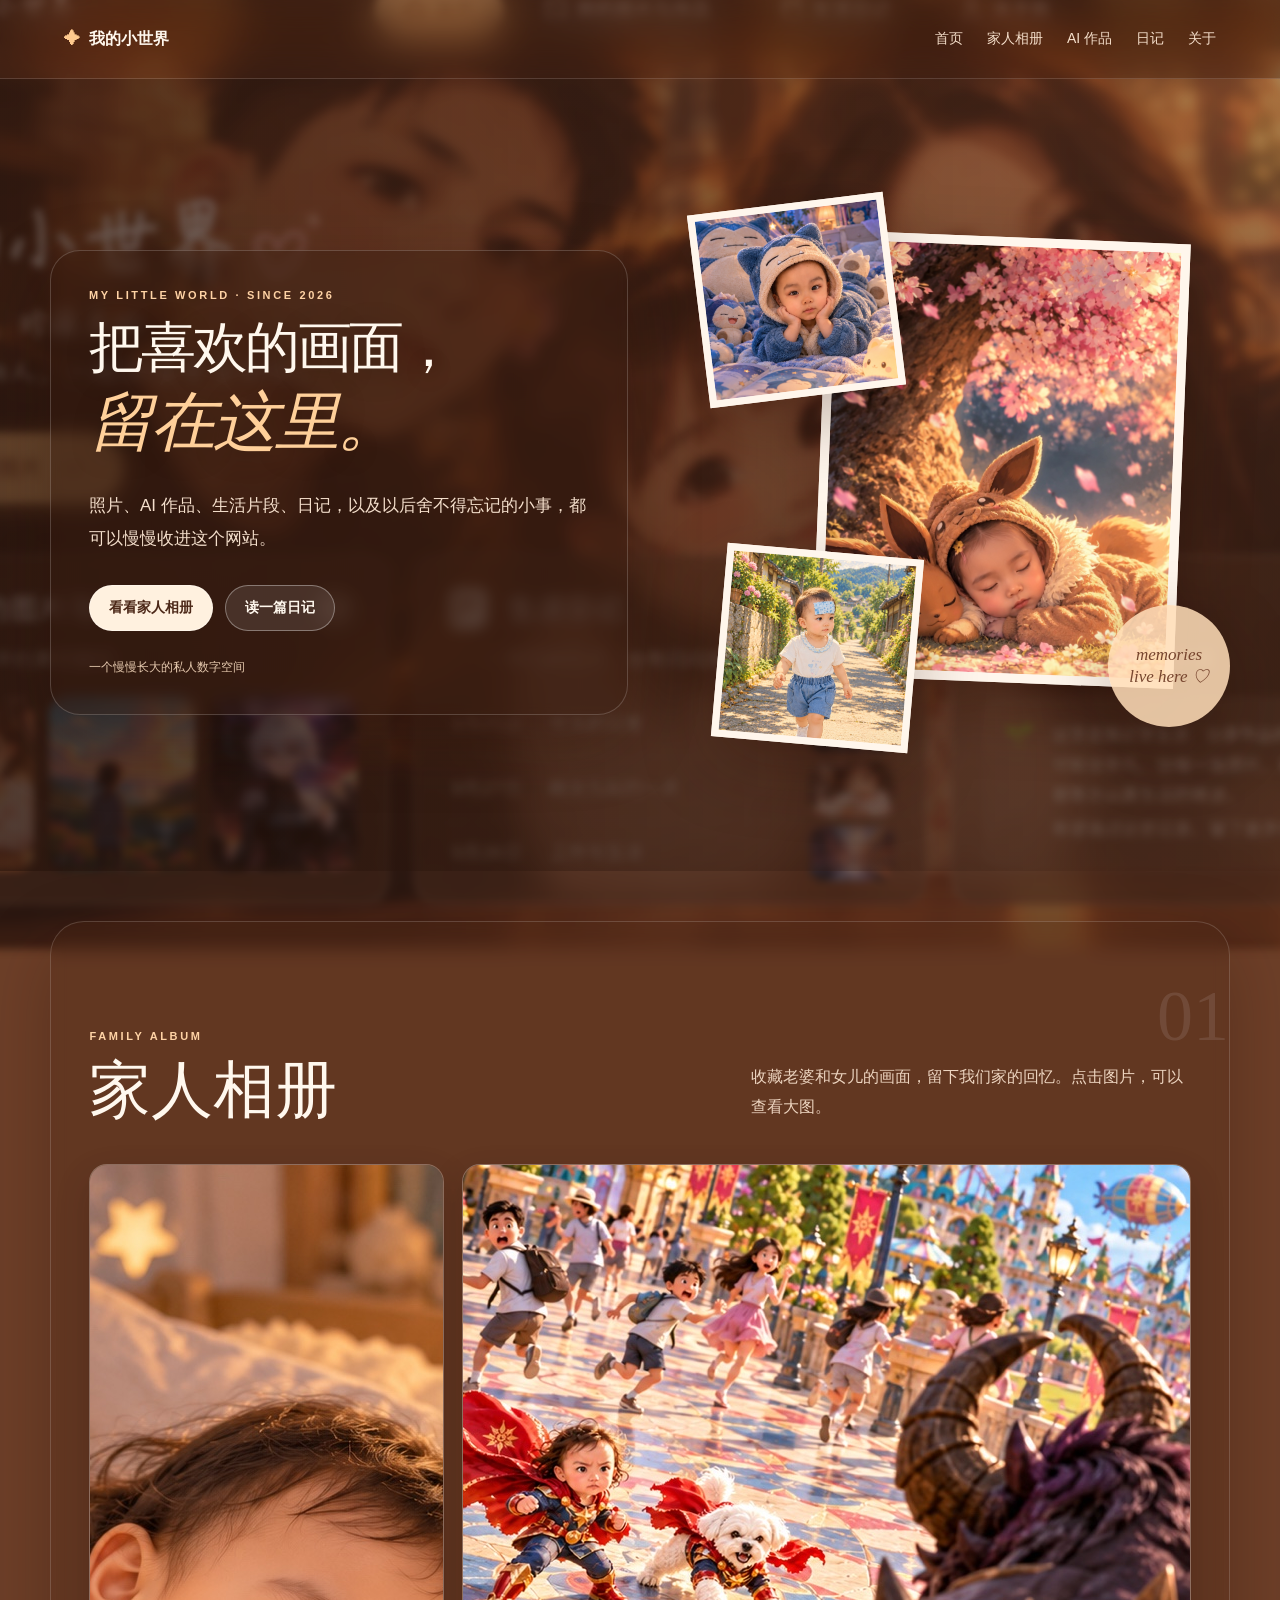
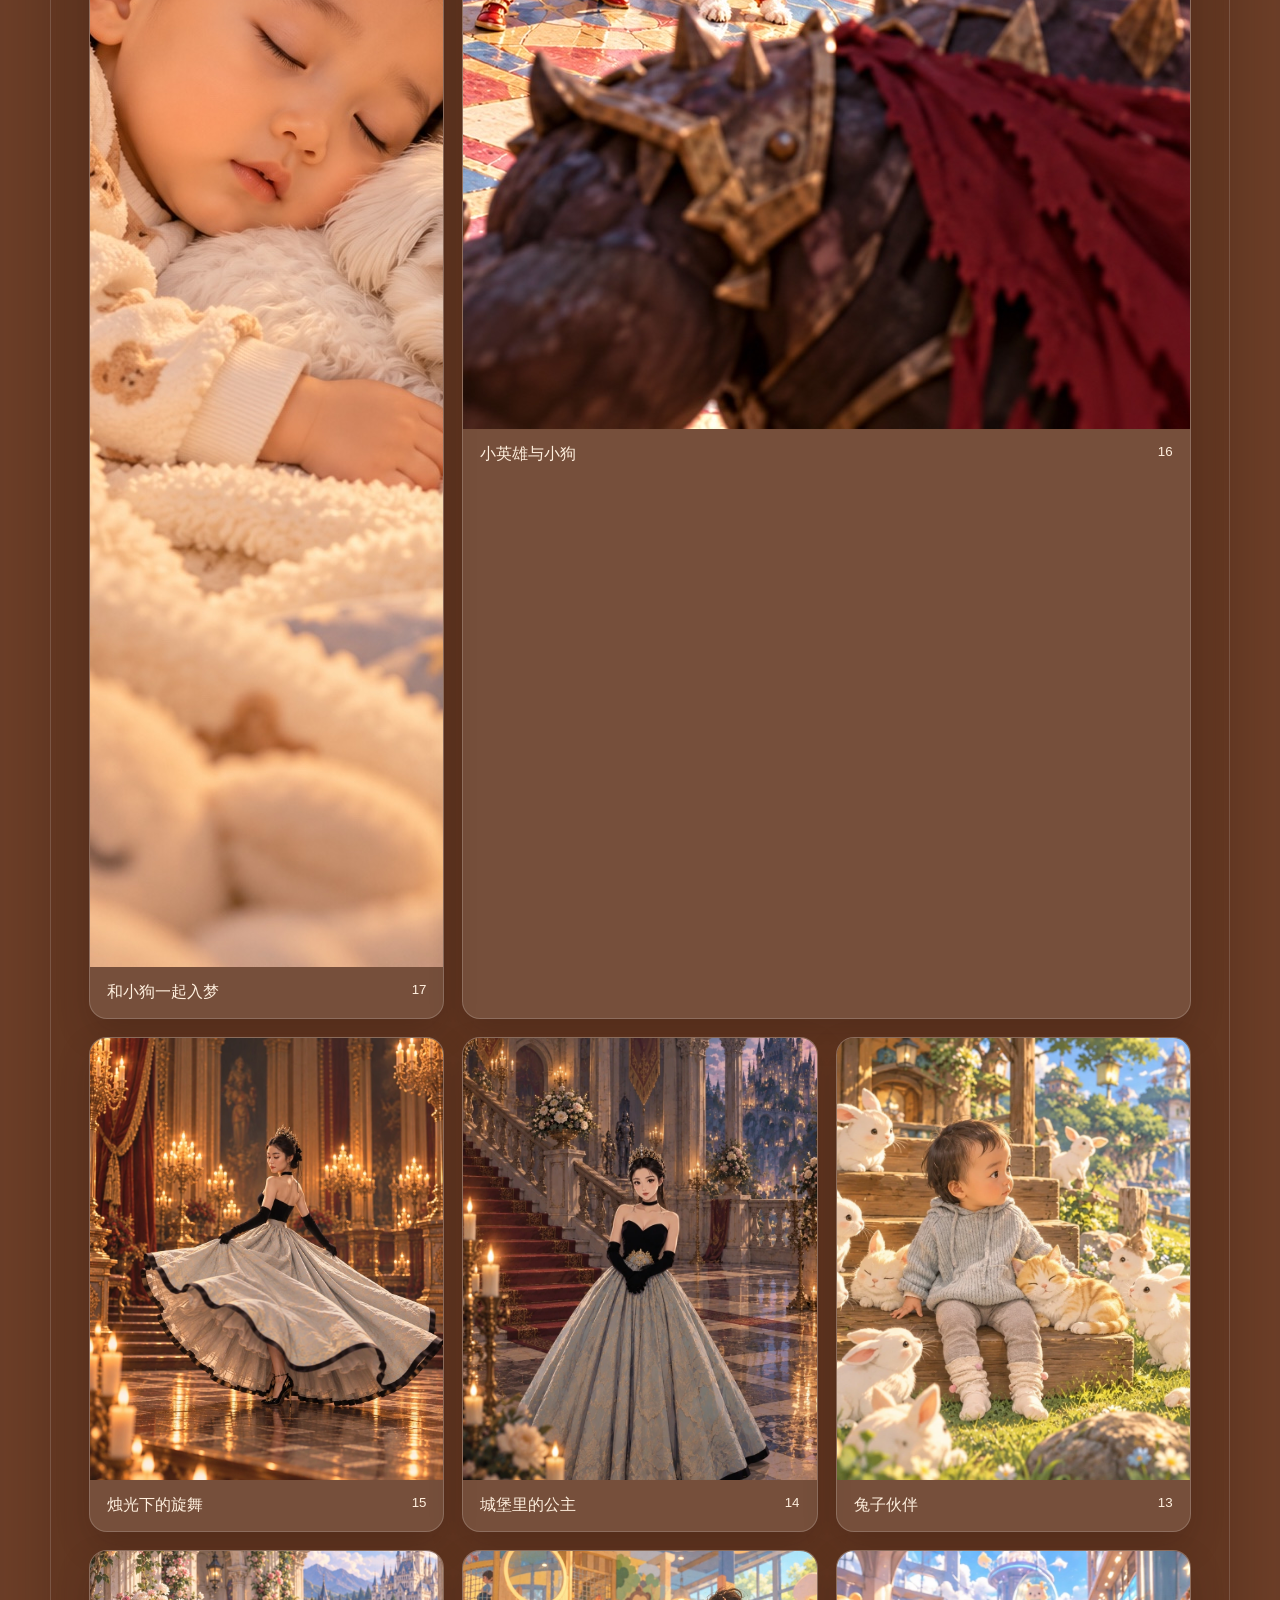
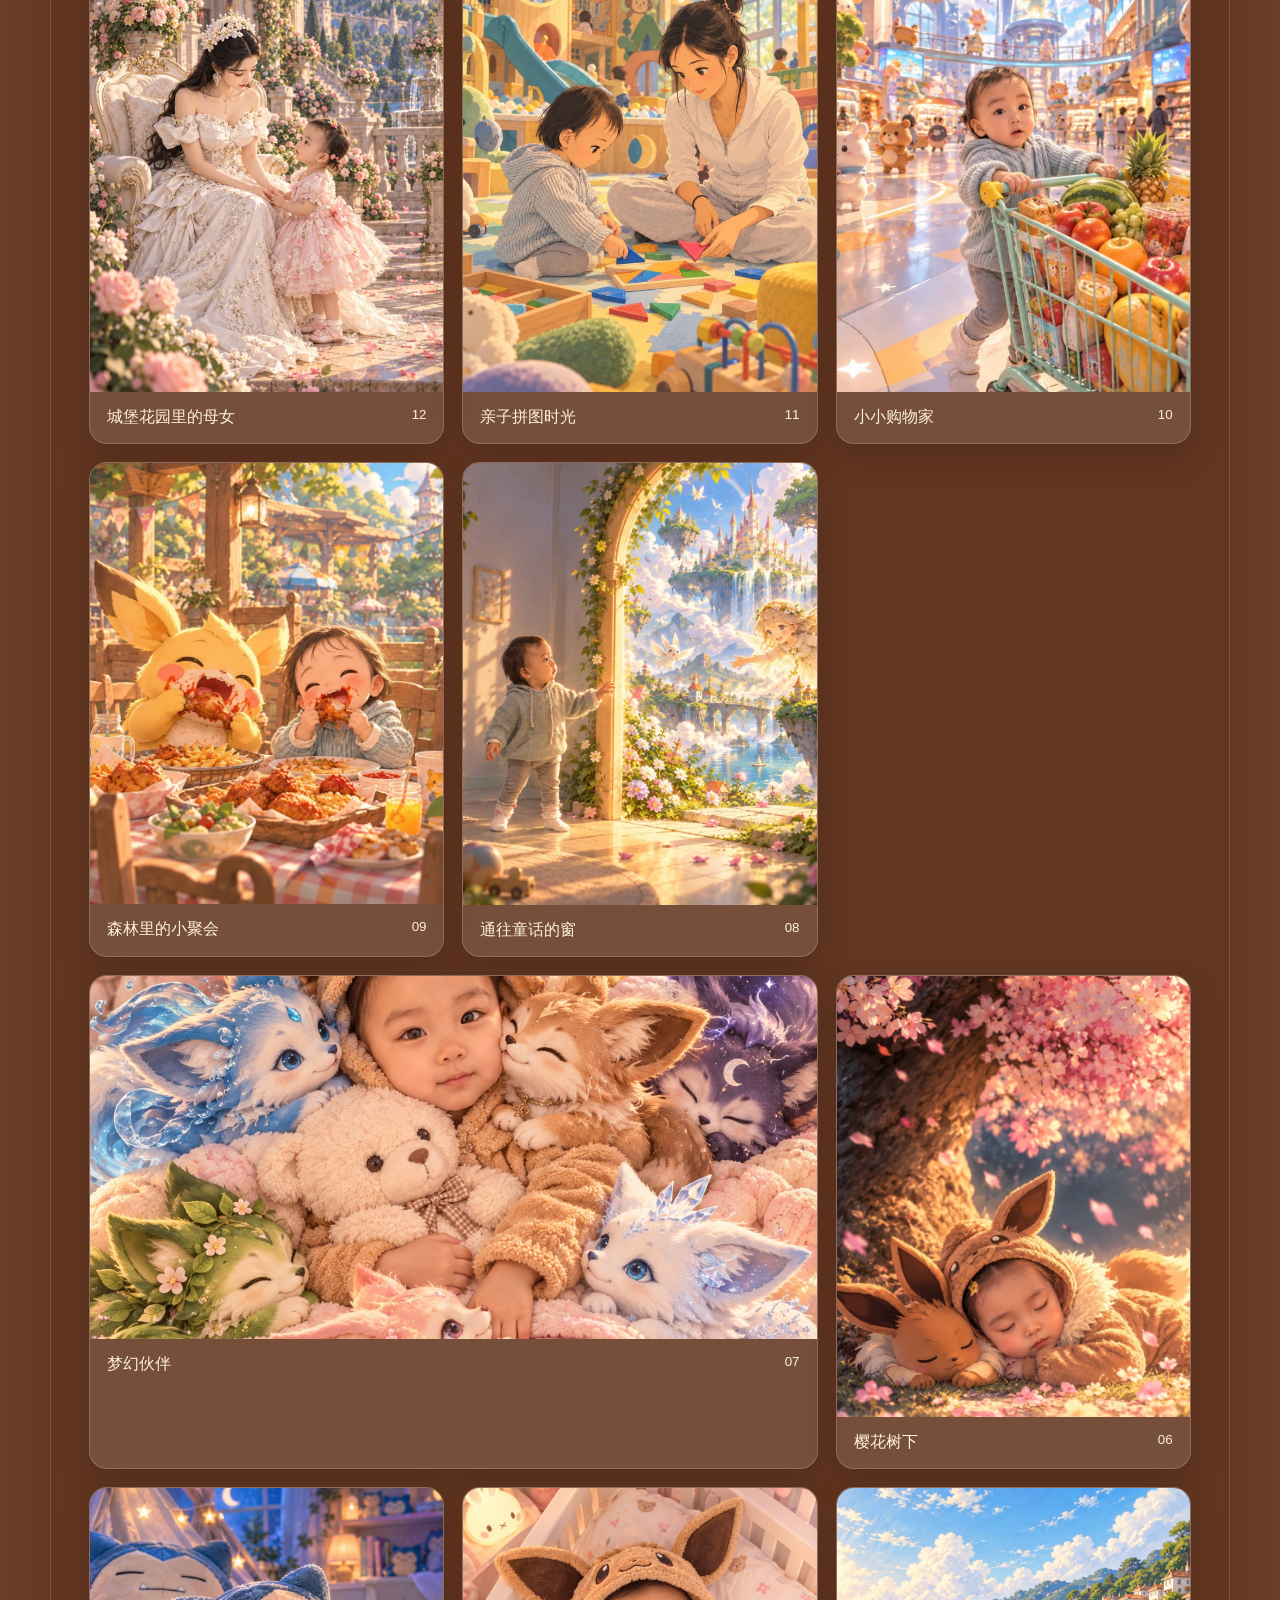
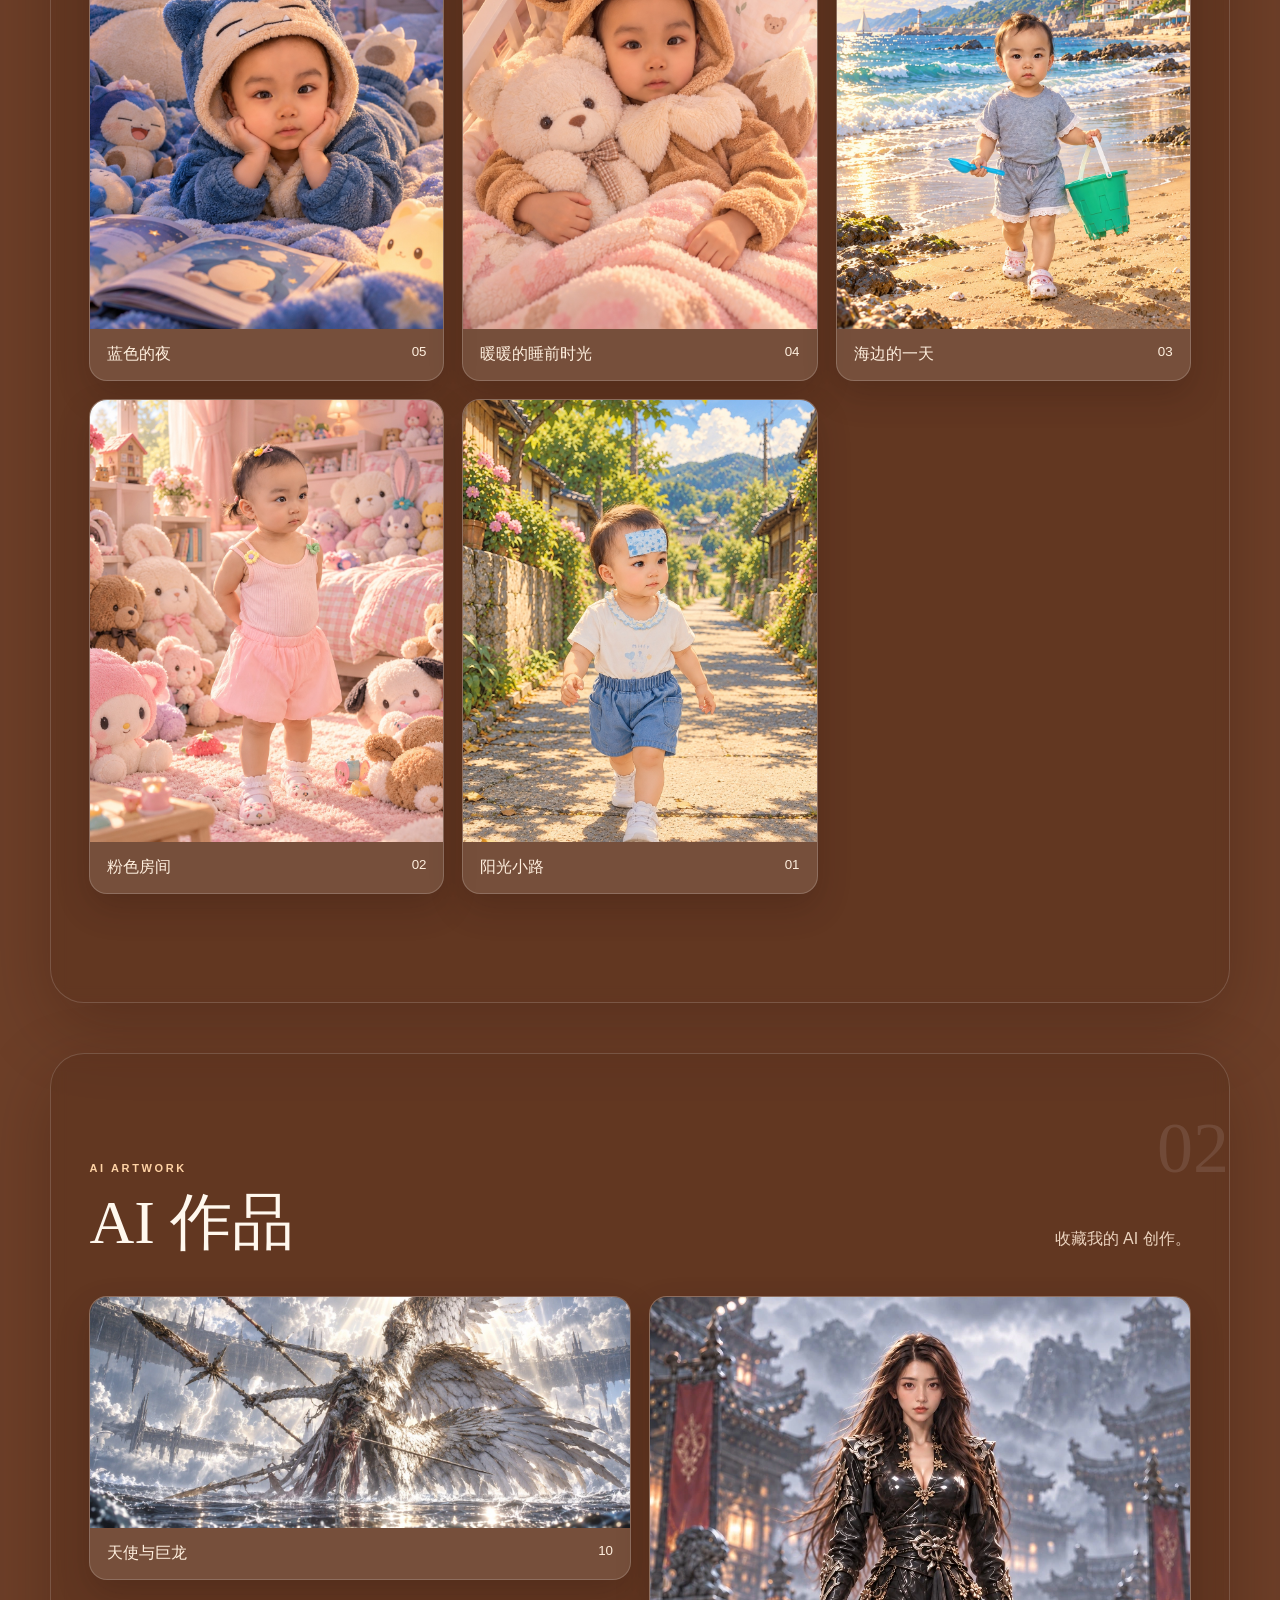
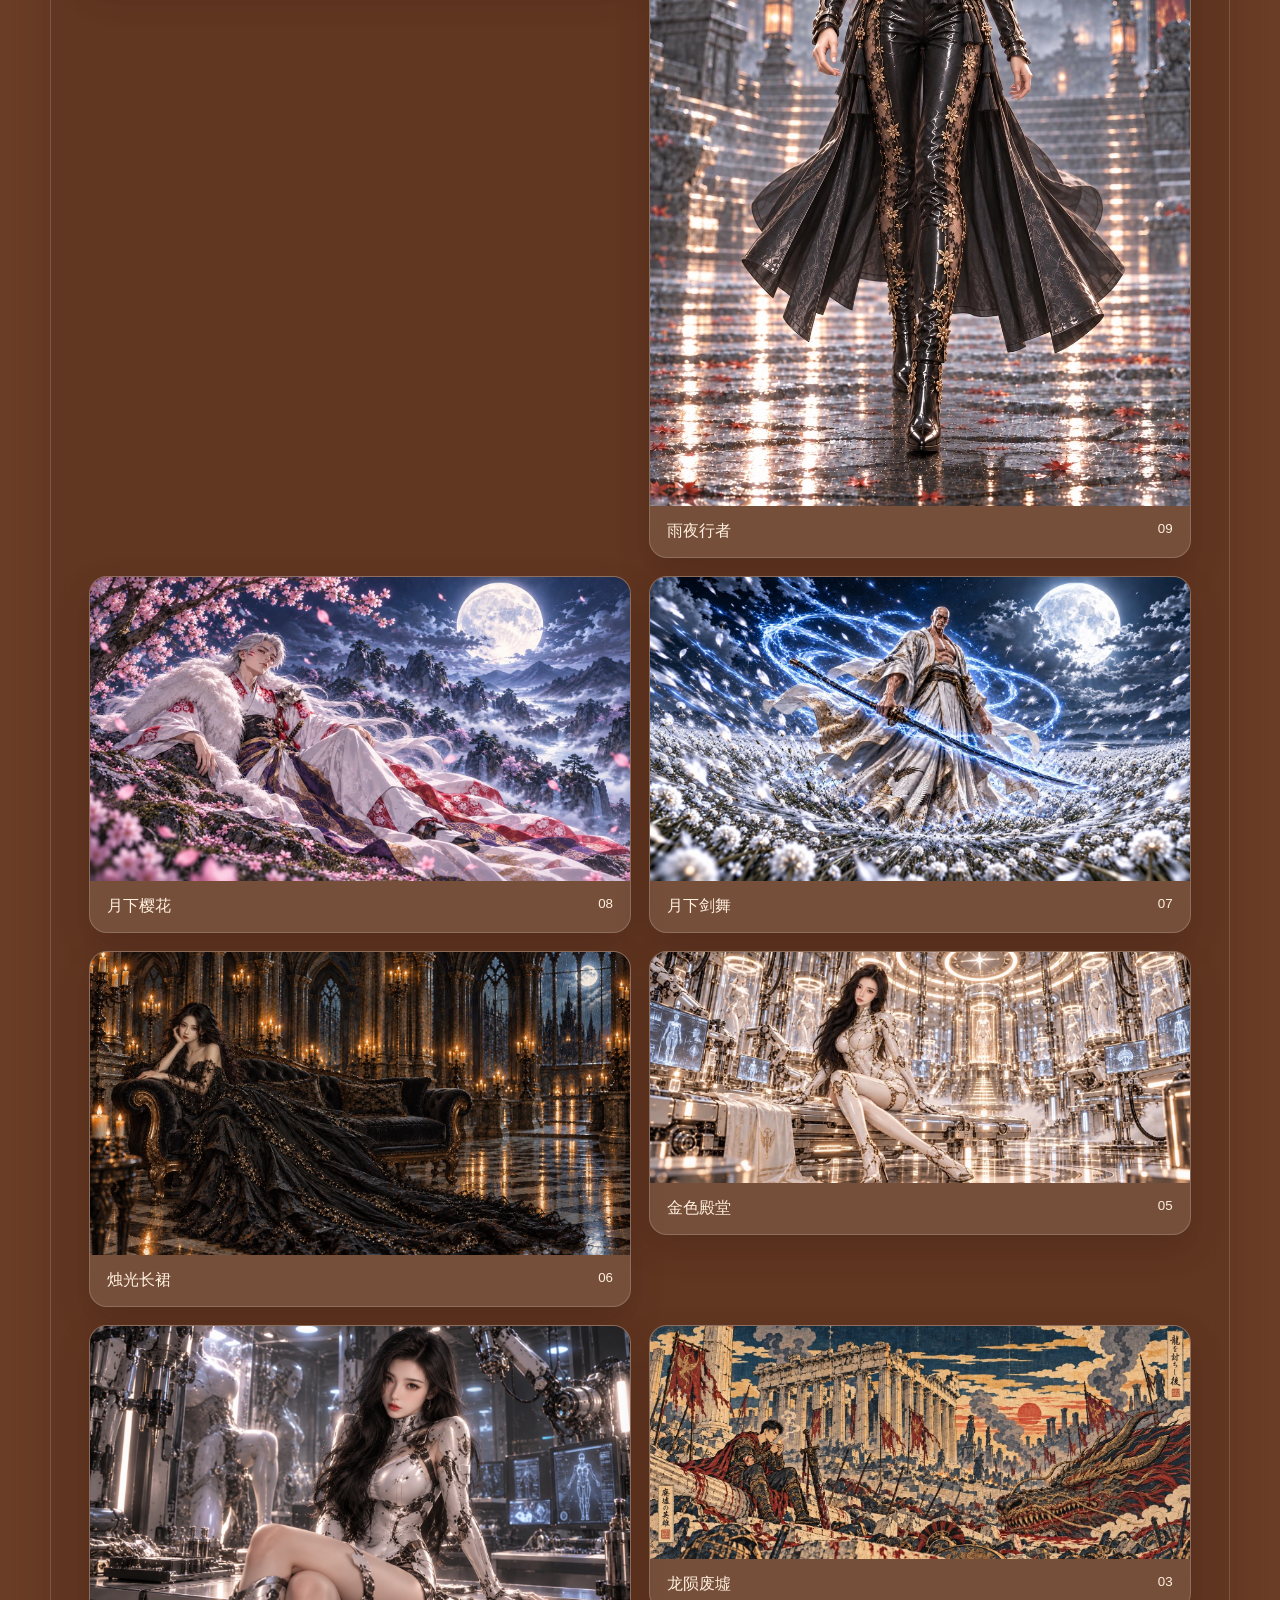
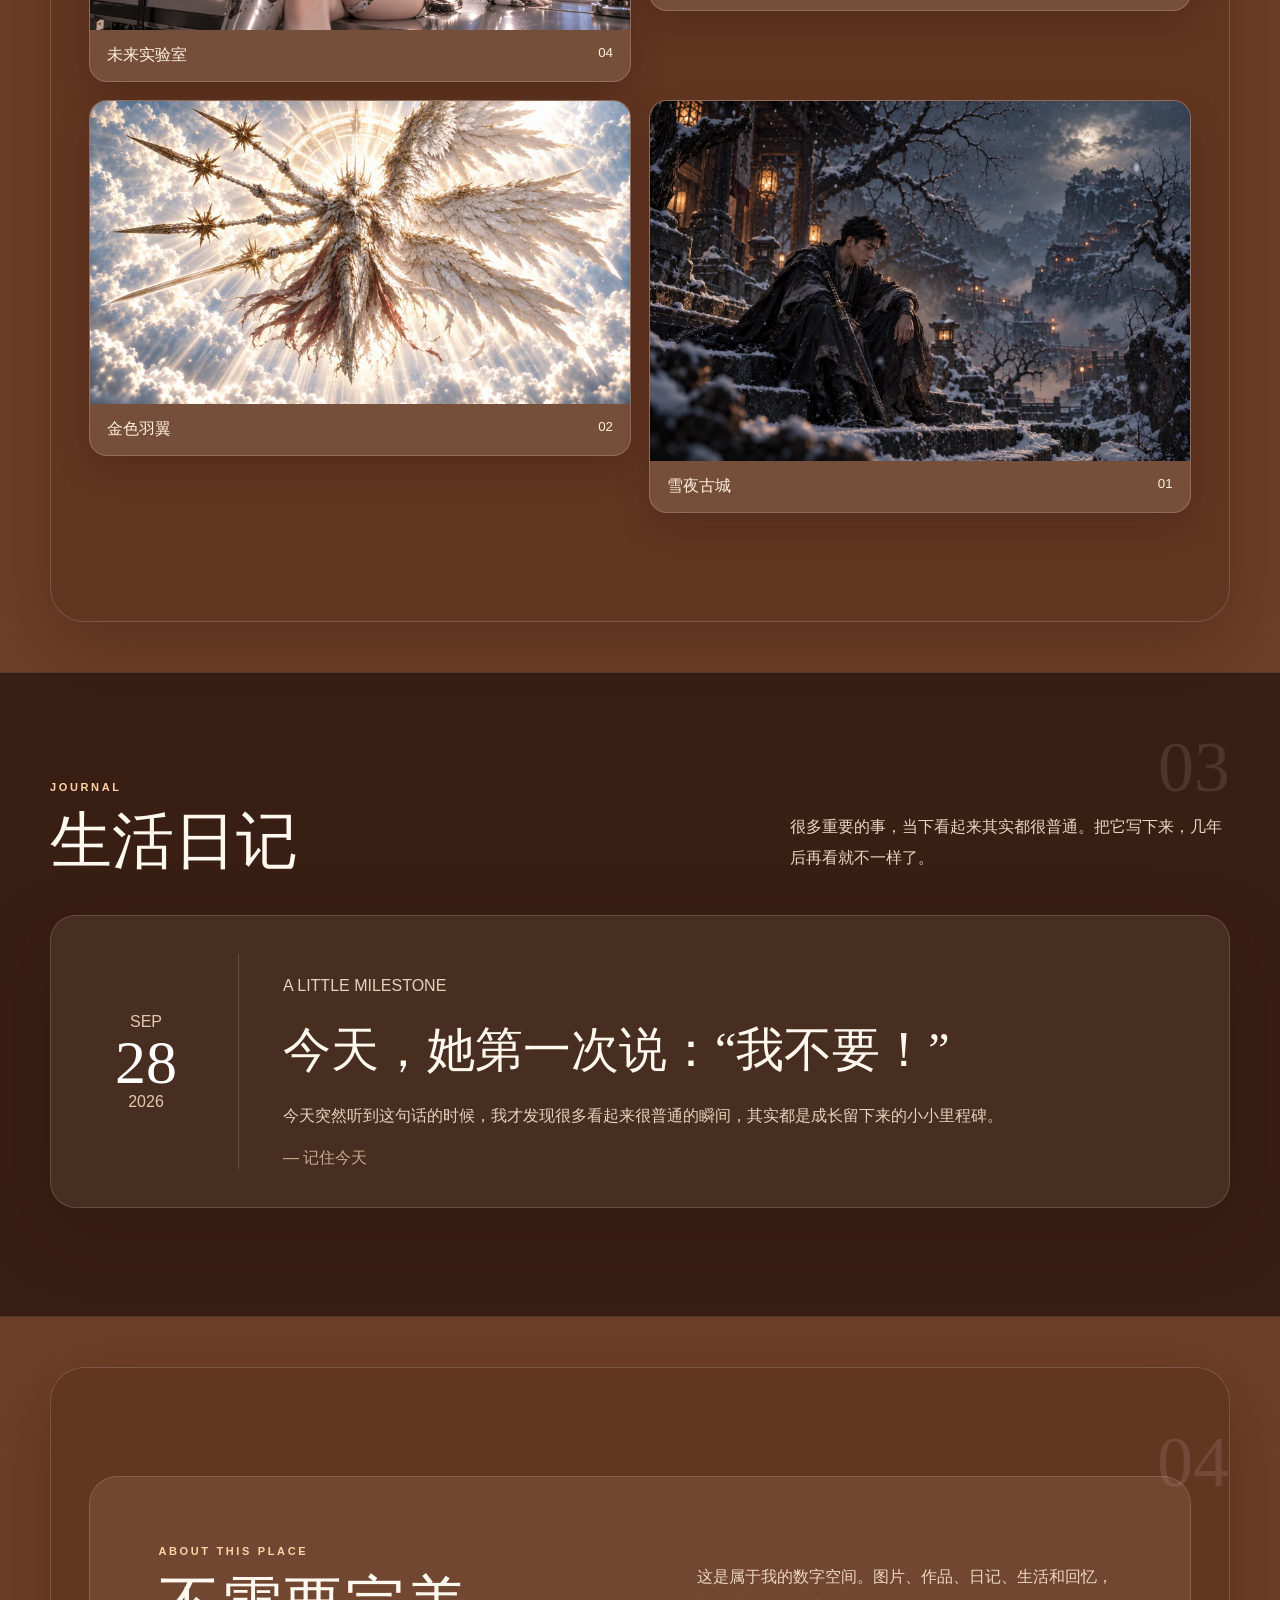
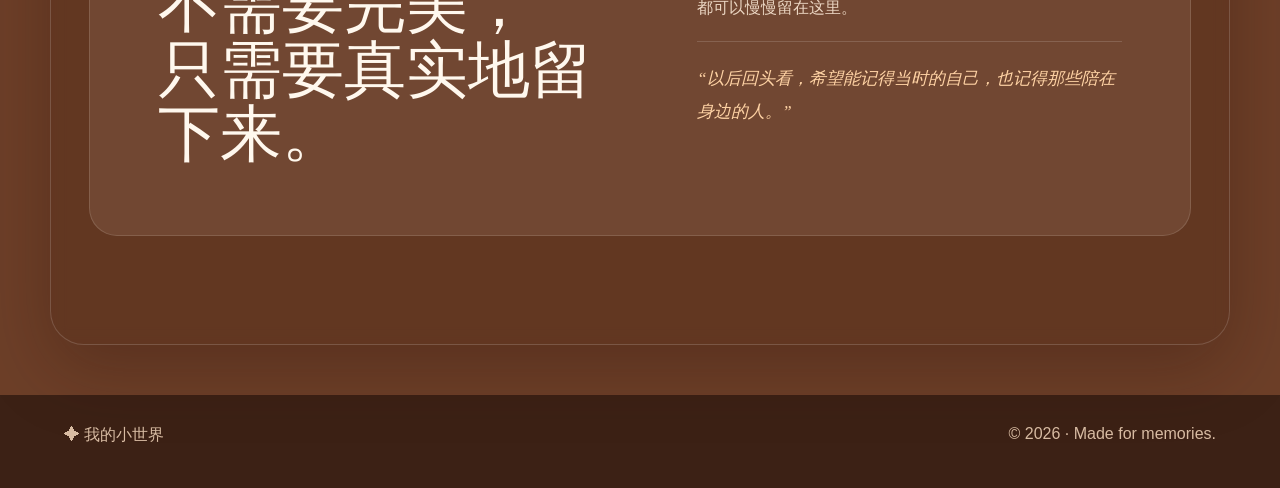
<file: index.html>
<!doctype html>
<html lang="zh-CN">
<head>
  <!-- Google tag (gtag.js) -->
  <script async src="https://www.googletagmanager.com/gtag/js?id=G-ZQSXD8Y7DF"></script>
  <script>
    window.dataLayer = window.dataLayer || [];
    function gtag(){dataLayer.push(arguments);}
    gtag('js', new Date());
    gtag('config', 'G-ZQSXD8Y7DF');
  </script>
  <meta charset="utf-8" />
  <meta name="viewport" content="width=device-width, initial-scale=1" />
  <meta name="theme-color" content="#f3eee7" />
  <title>我的小世界</title>
  <meta name="description" content="图片、作品、日记与生活记录。" />
  <link rel="stylesheet" href="styles.css" />
</head>
<body>
  <header class="site-header">
    <a class="brand" href="#home">
      <span class="brand-mark">✦</span>
      <span>我的小世界</span>
    </a>
    <nav>
      <a href="#home">首页</a>
      <a href="#gallery">家人相册</a>
      <a href="#ai-gallery">AI 作品</a>
      <a href="#journal">日记</a>
      <a href="#about">关于</a>
    </nav>
  </header>

  <main>
    <section id="home" class="hero">
      <div class="hero-glow glow-one"></div>
      <div class="hero-glow glow-two"></div>
      <div class="hero-grid">
        <div class="hero-copybox">
          <p class="eyebrow">MY LITTLE WORLD · SINCE 2026</p>
          <h1>把喜欢的画面，<br><em>留在这里。</em></h1>
          <p class="hero-copy">照片、AI 作品、生活片段、日记，以及以后舍不得忘记的小事，都可以慢慢收进这个网站。</p>
          <div class="hero-actions">
            <a class="btn primary" href="#gallery">看看家人相册</a>
            <a class="btn ghost" href="#journal">读一篇日记</a>
          </div>
          <div class="hero-note">
            <span class="hero-note-dot"></span>
            <span>一个慢慢长大的私人数字空间</span>
          </div>
        </div>

        <div class="hero-collage" aria-label="作品预览">
          <figure class="collage-card card-main"><img src="cherry-blossom.jpeg" alt="樱花树下"></figure>
          <figure class="collage-card card-small card-top"><img src="blue-night.jpeg" alt="蓝色的夜"></figure>
          <figure class="collage-card card-small card-bottom"><img src="sunny-village.jpeg" alt="阳光小路"></figure>
          <span class="collage-sticker">memories<br>live here ♡</span>
        </div>
      </div>
    </section>

    <section id="gallery" class="section gallery-section">
      <div class="section-number">01</div>
      <div class="section-head">
        <div>
          <p class="eyebrow">FAMILY ALBUM</p>
          <h2>家人相册</h2>
        </div>
        <p>收藏老婆和女儿的画面，留下我们家的回忆。点击图片，可以查看大图。</p>
      </div>

      <div class="gallery-grid">
        <figure class="photo-card tall"><div class="image-wrap"><img src="sunny-village.jpeg" alt="阳光小路"></div><figcaption><span>阳光小路</span><small>01</small></figcaption></figure>
        <figure class="photo-card"><div class="image-wrap"><img src="pink-room.jpeg" alt="粉色房间"></div><figcaption><span>粉色房间</span><small>02</small></figcaption></figure>
        <figure class="photo-card"><div class="image-wrap"><img src="beach-day.jpeg" alt="海边的一天"></div><figcaption><span>海边的一天</span><small>03</small></figcaption></figure>
        <figure class="photo-card"><div class="image-wrap"><img src="cozy-bed.jpeg" alt="暖暖的睡前时光"></div><figcaption><span>暖暖的睡前时光</span><small>04</small></figcaption></figure>
        <figure class="photo-card"><div class="image-wrap"><img src="blue-night.jpeg" alt="蓝色的夜"></div><figcaption><span>蓝色的夜</span><small>05</small></figcaption></figure>
        <figure class="photo-card"><div class="image-wrap"><img src="cherry-blossom.jpeg" alt="樱花树下"></div><figcaption><span>樱花树下</span><small>06</small></figcaption></figure>
        <figure class="photo-card wide"><div class="image-wrap"><img src="fantasy-friends.jpeg" alt="梦幻伙伴"></div><figcaption><span>梦幻伙伴</span><small>07</small></figcaption></figure>
        <figure class="photo-card"><div class="image-wrap"><img src="images/magic-window.webp" alt="通往童话的窗" loading="lazy"></div><figcaption><span>通往童话的窗</span><small>08</small></figcaption></figure>
        <figure class="photo-card"><div class="image-wrap"><img src="images/forest-feast.webp" alt="森林里的小聚会" loading="lazy"></div><figcaption><span>森林里的小聚会</span><small>09</small></figcaption></figure>
        <figure class="photo-card"><div class="image-wrap"><img src="images/little-shopper.webp" alt="小小购物家" loading="lazy"></div><figcaption><span>小小购物家</span><small>10</small></figcaption></figure>
        <figure class="photo-card"><div class="image-wrap"><img src="images/puzzle-time.webp" alt="亲子拼图时光" loading="lazy"></div><figcaption><span>亲子拼图时光</span><small>11</small></figcaption></figure>
        <figure class="photo-card"><div class="image-wrap"><img src="images/castle-mother-daughter.webp" alt="城堡花园里的母女" loading="lazy"></div><figcaption><span>城堡花园里的母女</span><small>12</small></figcaption></figure>
        <figure class="photo-card"><div class="image-wrap"><img src="images/rabbit-friends.webp" alt="兔子伙伴" loading="lazy"></div><figcaption><span>兔子伙伴</span><small>13</small></figcaption></figure>
        <figure class="photo-card"><div class="image-wrap"><img src="images/castle-princess.webp" alt="城堡里的公主" loading="lazy"></div><figcaption><span>城堡里的公主</span><small>14</small></figcaption></figure>
        <figure class="photo-card"><div class="image-wrap"><img src="images/candlelight-dance.webp" alt="烛光下的旋舞" loading="lazy"></div><figcaption><span>烛光下的旋舞</span><small>15</small></figcaption></figure>
        <figure class="photo-card wide"><div class="image-wrap"><img src="images/little-hero-and-puppy.jpg" alt="小英雄与小狗" width="1536" height="864" loading="lazy"></div><figcaption><span>小英雄与小狗</span><small>16</small></figcaption></figure>
        <figure class="photo-card"><div class="image-wrap"><img src="images/sleeping-with-puppy.jpg" alt="和小狗一起入梦" width="1122" height="1402" loading="lazy"></div><figcaption><span>和小狗一起入梦</span><small>17</small></figcaption></figure>
      </div>
    </section>

    <section id="ai-gallery" class="section gallery-section">
      <div class="section-number">02</div>
      <div class="section-head">
        <div>
          <p class="eyebrow">AI ARTWORK</p>
          <h2>AI 作品</h2>
        </div>
        <p>收藏我的 AI 创作。</p>
      </div>
      <div class="gallery-grid" aria-label="AI 作品相册">
        <figure class="photo-card"><div class="image-wrap"><img src="images/ai/2026-10-01-01.webp" alt="雪夜古城" width="1536" height="1024" loading="lazy"></div><figcaption><span>雪夜古城</span><small>01</small></figcaption></figure>
        <figure class="photo-card"><div class="image-wrap"><img src="images/ai/2026-10-01-02.webp" alt="金色羽翼" width="1536" height="864" loading="lazy"></div><figcaption><span>金色羽翼</span><small>02</small></figcaption></figure>
        <figure class="photo-card"><div class="image-wrap"><img src="images/ai/2026-10-01-03.webp" alt="龙陨废墟" width="1536" height="661" loading="lazy"></div><figcaption><span>龙陨废墟</span><small>03</small></figcaption></figure>
        <figure class="photo-card"><div class="image-wrap"><img src="images/ai/future-laboratory-v2.jpg" alt="未来实验室" width="1536" height="864" loading="lazy"></div><figcaption><span>未来实验室</span><small>04</small></figcaption></figure>
        <figure class="photo-card"><div class="image-wrap"><img src="images/ai/2026-10-01-05.webp" alt="金色殿堂" width="1536" height="658" loading="lazy"></div><figcaption><span>金色殿堂</span><small>05</small></figcaption></figure>
        <figure class="photo-card"><div class="image-wrap"><img src="images/ai/2026-10-01-06.webp" alt="烛光长裙" width="1536" height="864" loading="lazy"></div><figcaption><span>烛光长裙</span><small>06</small></figcaption></figure>
        <figure class="photo-card"><div class="image-wrap"><img src="images/ai/2026-10-01-07.webp" alt="月下剑舞" width="1536" height="864" loading="lazy"></div><figcaption><span>月下剑舞</span><small>07</small></figcaption></figure>
        <figure class="photo-card"><div class="image-wrap"><img src="images/ai/2026-10-01-08.webp" alt="月下樱花" width="1536" height="864" loading="lazy"></div><figcaption><span>月下樱花</span><small>08</small></figcaption></figure>
        <figure class="photo-card"><div class="image-wrap"><img src="images/ai/2026-10-01-09.webp" alt="雨夜行者" width="1024" height="1536" loading="lazy"></div><figcaption><span>雨夜行者</span><small>09</small></figcaption></figure>
        <figure class="photo-card"><div class="image-wrap"><img src="images/ai/2026-10-01-10.webp" alt="天使与巨龙" width="1536" height="658" loading="lazy"></div><figcaption><span>天使与巨龙</span><small>10</small></figcaption></figure>
      </div>

    </section>

    <section id="journal" class="journal-section">
      <div class="section inner">
        <div class="section-number light">03</div>
        <div class="section-head">
          <div>
            <p class="eyebrow">JOURNAL</p>
            <h2>生活日记</h2>
          </div>
          <p>很多重要的事，当下看起来其实都很普通。把它写下来，几年后再看就不一样了。</p>
        </div>

        <article class="journal-card">
          <div class="journal-date">
            <span>SEP</span>
            <strong>28</strong>
            <span>2026</span>
          </div>
          <div class="journal-content">
            <p class="journal-kicker">A LITTLE MILESTONE</p>
            <h3>今天，她第一次说：“我不要！”</h3>
            <p>今天突然听到这句话的时候，我才发现很多看起来很普通的瞬间，其实都是成长留下来的小小里程碑。</p>
            <div class="journal-sign">— 记住今天</div>
          </div>
        </article>
      </div>
    </section>

    <section id="about" class="section about-section">
      <div class="section-number">04</div>
      <div class="about-card">
        <div>
          <p class="eyebrow">ABOUT THIS PLACE</p>
          <h2>不需要完美，<br>只需要真实地留下来。</h2>
        </div>
        <div class="about-copy">
          <p>这是属于我的数字空间。图片、作品、日记、生活和回忆，都可以慢慢留在这里。</p>
          <p class="quote">“以后回头看，希望能记得当时的自己，也记得那些陪在身边的人。”</p>
        </div>
      </div>
    </section>
  </main>

  <footer>
    <div class="footer-brand"><span>✦</span> 我的小世界</div>
    <span>© <span id="year"></span> · Made for memories.</span>
  </footer>

  <script src="script.js"></script>
</body>
</html>
</file>
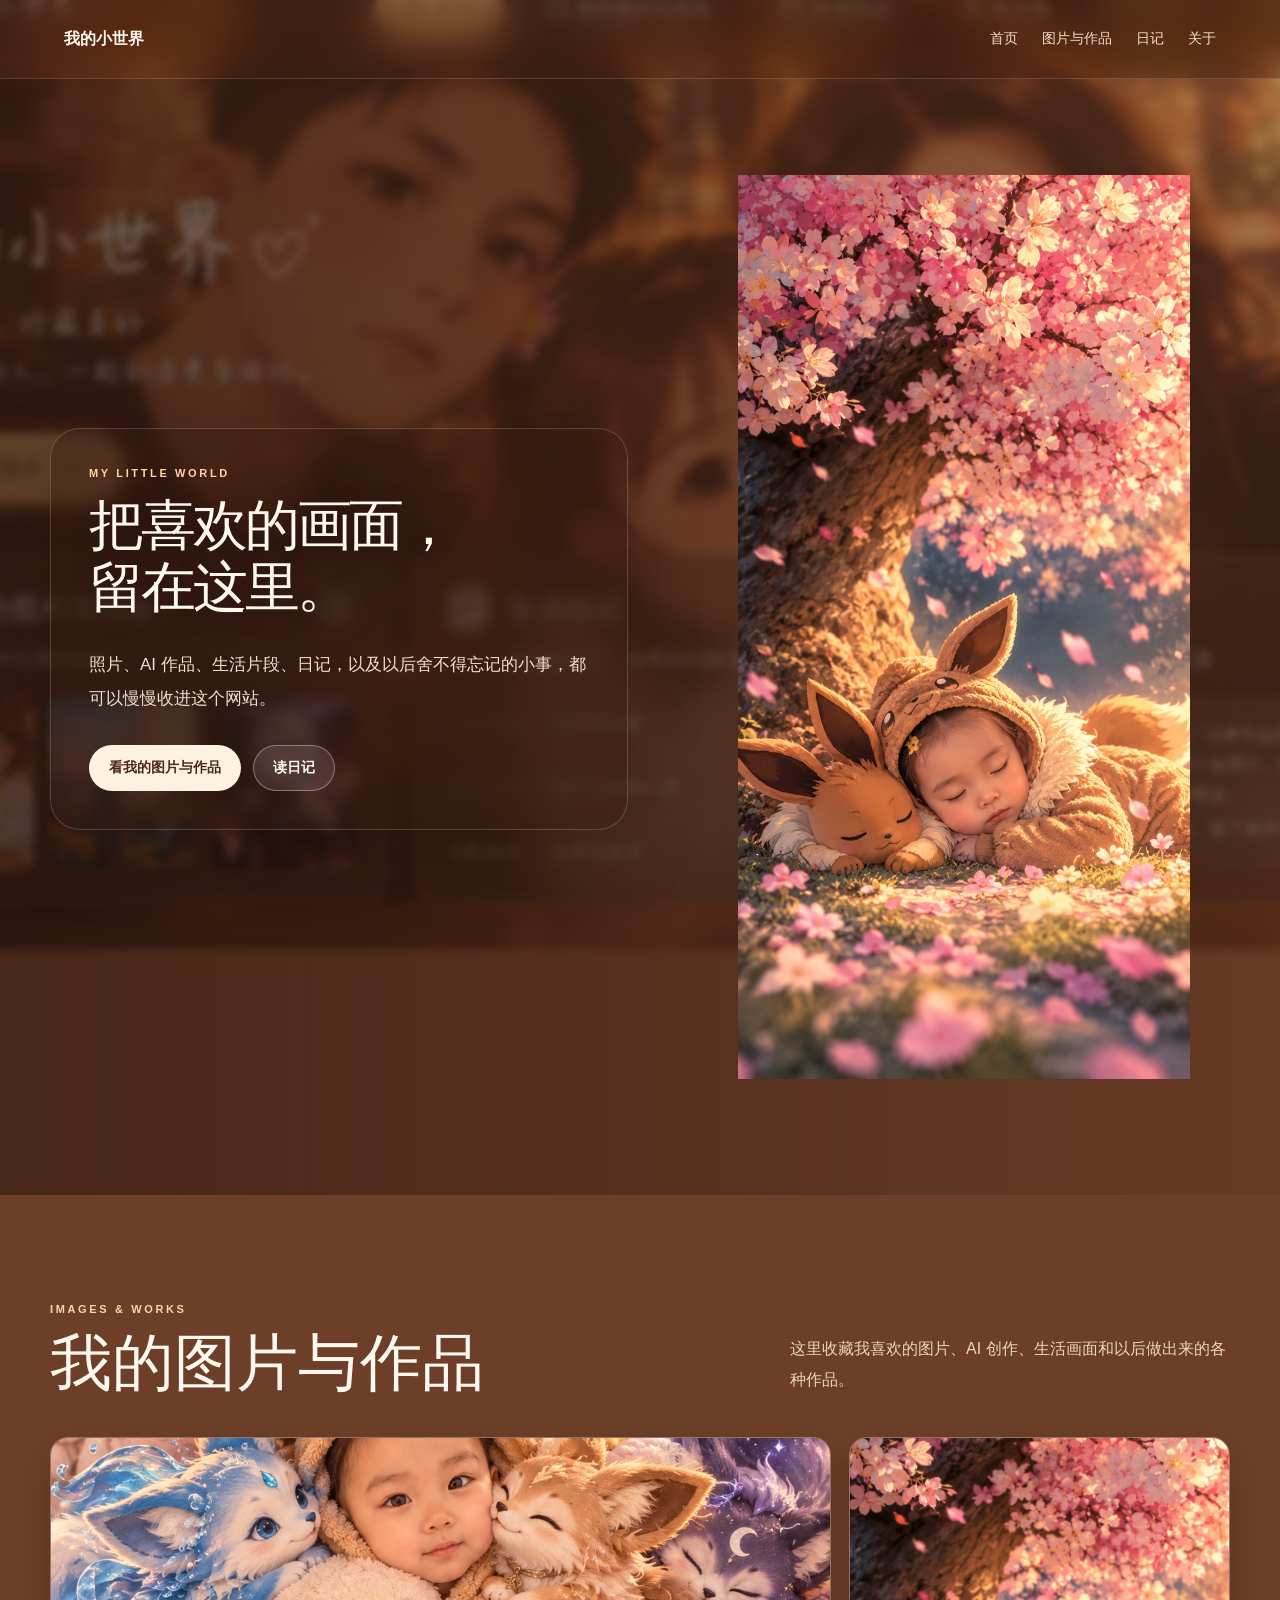
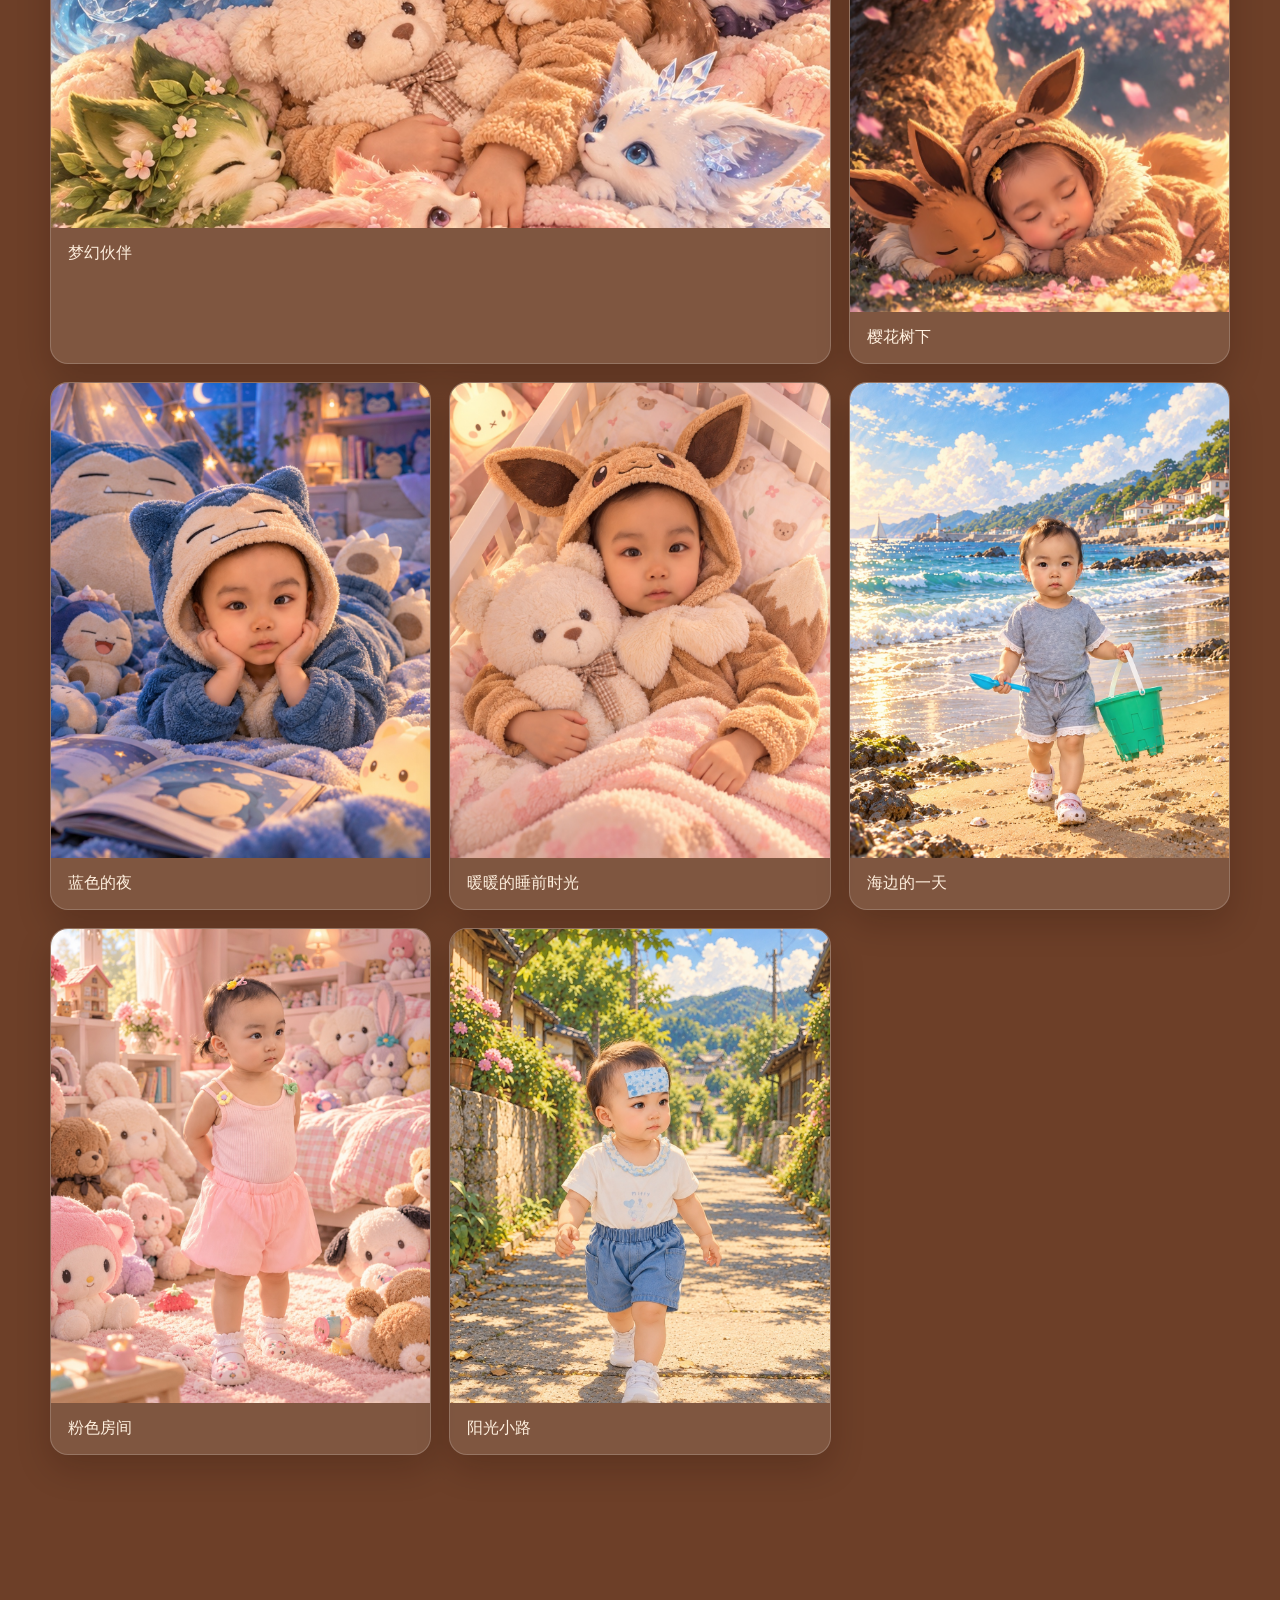
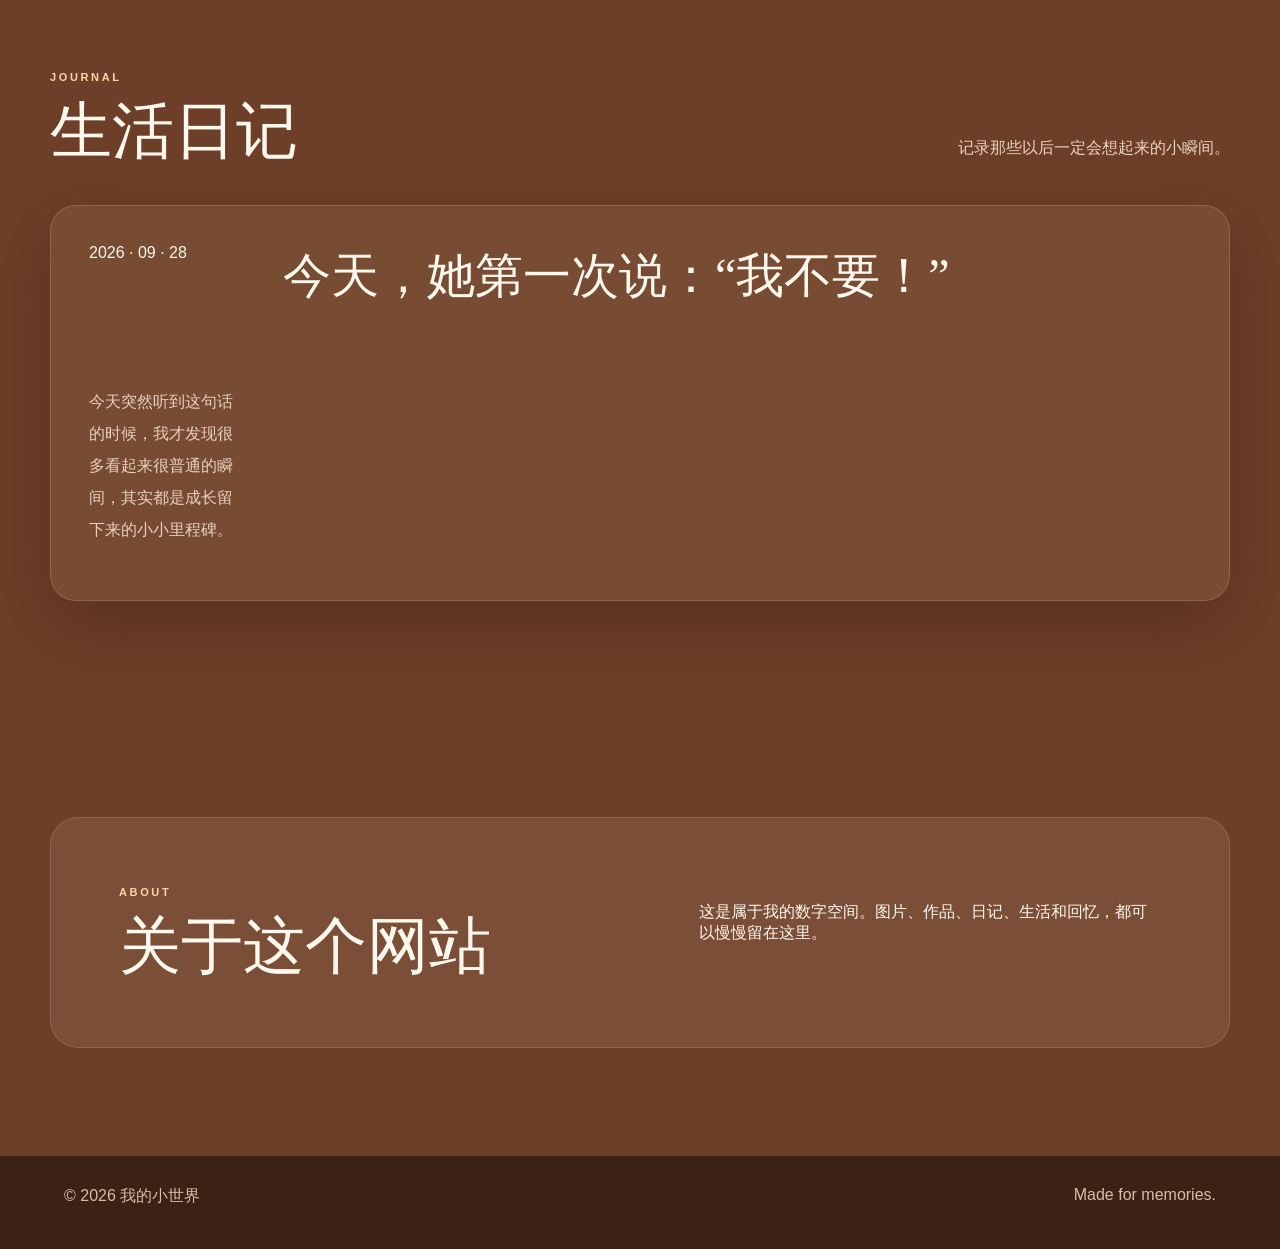
<file: index (1).html>
<!doctype html>
<html lang="zh-CN">
<head>
  <meta charset="utf-8" />
  <meta name="viewport" content="width=device-width, initial-scale=1" />
  <title>我的小世界</title>
  <meta name="description" content="图片、作品、日记与生活记录。" />
  <link rel="stylesheet" href="styles.css" />
</head>
<body>
  <header class="site-header">
    <a class="brand" href="#home">我的小世界</a>
    <nav>
      <a href="#home">首页</a>
      <a href="#gallery">图片与作品</a>
      <a href="#journal">日记</a>
      <a href="#about">关于</a>
    </nav>
  </header>

  <main>
    <section id="home" class="hero">
      <div class="hero-grid">
        <div class="hero-copybox">
          <p class="eyebrow">MY LITTLE WORLD</p>
          <h1>把喜欢的画面，<br>留在这里。</h1>
          <p class="hero-copy">照片、AI 作品、生活片段、日记，以及以后舍不得忘记的小事，都可以慢慢收进这个网站。</p>
          <div class="hero-actions">
            <a class="btn primary" href="#gallery">看我的图片与作品</a>
            <a class="btn ghost" href="#journal">读日记</a>
          </div>
        </div>
        <figure class="hero-photo">
          <img src="cherry-blossom.jpeg" alt="温馨作品展示">
        </figure>
      </div>
    </section>

    <section id="gallery" class="section">
      <div class="section-head">
        <div>
          <p class="eyebrow">IMAGES & WORKS</p>
          <h2>我的图片与作品</h2>
        </div>
        <p>这里收藏我喜欢的图片、AI 创作、生活画面和以后做出来的各种作品。</p>
      </div>

      <div class="gallery-grid">
        <figure class="photo-card"><img src="sunny-village.jpeg" alt="阳光小路"><figcaption>阳光小路</figcaption></figure>
        <figure class="photo-card"><img src="pink-room.jpeg" alt="粉色房间"><figcaption>粉色房间</figcaption></figure>
        <figure class="photo-card"><img src="beach-day.jpeg" alt="海边的一天"><figcaption>海边的一天</figcaption></figure>
        <figure class="photo-card"><img src="cozy-bed.jpeg" alt="暖暖的睡前时光"><figcaption>暖暖的睡前时光</figcaption></figure>
        <figure class="photo-card"><img src="blue-night.jpeg" alt="蓝色的夜"><figcaption>蓝色的夜</figcaption></figure>
        <figure class="photo-card"><img src="cherry-blossom.jpeg" alt="樱花树下"><figcaption>樱花树下</figcaption></figure>
        <figure class="photo-card wide"><img src="fantasy-friends.jpeg" alt="梦幻伙伴"><figcaption>梦幻伙伴</figcaption></figure>
      </div>
    </section>

    <section id="journal" class="section alt">
      <div class="section-head">
        <div>
          <p class="eyebrow">JOURNAL</p>
          <h2>生活日记</h2>
        </div>
        <p>记录那些以后一定会想起来的小瞬间。</p>
      </div>
      <article class="journal-card">
        <div class="date">2026 · 09 · 28</div>
        <h3>今天，她第一次说：“我不要！”</h3>
        <p>今天突然听到这句话的时候，我才发现很多看起来很普通的瞬间，其实都是成长留下来的小小里程碑。</p>
      </article>
    </section>

    <section id="about" class="section">
      <div class="about-card">
        <div>
          <p class="eyebrow">ABOUT</p>
          <h2>关于这个网站</h2>
        </div>
        <p>这是属于我的数字空间。图片、作品、日记、生活和回忆，都可以慢慢留在这里。</p>
      </div>
    </section>
  </main>

  <footer>
    <span>© <span id="year"></span> 我的小世界</span>
    <span>Made for memories.</span>
  </footer>

  <script src="script.js"></script>
</body>
</html>
</file>
<file: styles.css>
:root{--bg:#6d3f28;--paper:rgba(255,239,219,.16);--ink:#fff8ee;--muted:#ead3bd;--accent:#ffca8e;--deep:#26150f;--shadow:0 24px 70px rgba(38,16,6,.28)}
*{box-sizing:border-box}html{scroll-behavior:smooth}body{margin:0;color:var(--ink);font-family:-apple-system,BlinkMacSystemFont,"Segoe UI","PingFang SC","Microsoft YaHei",sans-serif;-webkit-font-smoothing:antialiased;background:#6d3f28}body::before{content:"";position:fixed;inset:-25px;z-index:-1;background:linear-gradient(rgba(88,43,20,.34),rgba(37,17,10,.62)),url("4ae4c92c-5fd6-4994-bdd6-aa81bae4663e.png") center/cover no-repeat;filter:blur(4px) saturate(1);transform:scale(1.05)}a{color:inherit;text-decoration:none}img{max-width:100%}.site-header{position:sticky;top:0;z-index:50;display:flex;align-items:center;justify-content:space-between;padding:17px clamp(20px,5vw,72px);background:rgba(54,28,18,.42);backdrop-filter:blur(20px) saturate(130%);border-bottom:1px solid rgba(255,255,255,.14)}.brand{display:flex;align-items:center;gap:9px;font-weight:800}.brand-mark{color:var(--accent)}nav{display:flex;gap:24px;font-size:14px;color:#f5dfcb}nav a{padding:6px 0}.hero{min-height:88vh;display:grid;align-items:center;padding:80px 20px 96px;background:linear-gradient(90deg,rgba(36,17,10,.52),rgba(70,35,18,.16));position:relative;overflow:hidden}.hero-grid{width:min(1180px,100%);margin:auto;display:grid;grid-template-columns:1fr .92fr;gap:70px;align-items:center}.hero-copybox{padding:38px;border:1px solid rgba(255,255,255,.18);border-radius:30px;background:rgba(75,38,22,.25);backdrop-filter:blur(6px);box-shadow:var(--shadow)}.eyebrow{margin:0 0 16px;font-size:11px;font-weight:800;letter-spacing:.24em;color:#ffd3a5}h1,h2,h3{font-family:Georgia,"Times New Roman","Songti SC",serif}h1{margin:0;font-size:clamp(52px,7.3vw,94px);line-height:.98;letter-spacing:-.055em;font-weight:500;text-shadow:0 5px 30px rgba(0,0,0,.24)}h1 em{font-style:italic;color:#ffd09a}.hero-copy{max-width:600px;margin:30px 0;color:#f4dfcc;font-size:17px;line-height:1.95}.hero-actions{display:flex;gap:12px;flex-wrap:wrap}.btn{display:inline-flex;align-items:center;gap:18px;justify-content:center;padding:13px 19px;border-radius:999px;border:1px solid rgba(255,255,255,.35);font-size:14px;font-weight:750}.btn.primary{background:#fff1df;color:#4c2818}.btn.ghost{background:rgba(255,255,255,.10)}.hero-note{margin-top:28px;font-size:12px;color:#e5c9ae}.hero-collage{position:relative;min-height:570px}.collage-card{position:absolute;margin:0;overflow:hidden;background:#fff4e8;border:9px solid rgba(255,247,237,.92);box-shadow:var(--shadow)}.collage-card img{width:100%;height:100%;display:block;object-fit:cover}.card-main{width:68%;height:78%;right:9%;top:7%;transform:rotate(2.3deg)}.card-small{width:37%;height:34%;border-width:7px}.card-top{left:0;top:1%;transform:rotate(-7deg)}.card-bottom{left:4%;bottom:4%;transform:rotate(5deg)}.collage-sticker{position:absolute;right:0;bottom:7%;display:grid;place-items:center;width:122px;height:122px;border-radius:50%;background:rgba(255,222,184,.86);color:#77452e;text-align:center;font:italic 17px/1.35 Georgia,serif;box-shadow:var(--shadow)}.section{position:relative;width:min(1180px,calc(100% - 40px));margin:auto;padding:108px 0}.section-head{display:flex;justify-content:space-between;gap:42px;align-items:end;margin-bottom:42px}.section-head h2,.about-card h2{margin:0;font-size:clamp(38px,5vw,62px);line-height:1.04;font-weight:500}.section-head>p{max-width:440px;margin:0;color:#ecd4bf;line-height:1.9}.section-number{position:absolute;right:0;top:58px;font:500 72px/1 Georgia,serif;color:rgba(255,255,255,.1)}.gallery-section,.about-section{padding-left:clamp(20px,3vw,42px);padding-right:clamp(20px,3vw,42px);margin-top:50px;margin-bottom:50px;border:1px solid rgba(255,255,255,.16);border-radius:34px;background:rgba(73,37,22,.30);backdrop-filter:blur(8px);box-shadow:var(--shadow)}.gallery-grid{display:grid;grid-template-columns:repeat(12,1fr);gap:18px}.photo-card{grid-column:span 4;margin:0;overflow:hidden;border-radius:18px;background:rgba(255,243,229,.13);border:1px solid rgba(255,255,255,.18);box-shadow:0 14px 34px rgba(31,12,5,.2);transition:.25s}.photo-card:hover{transform:translateY(-4px)}.photo-card.wide{grid-column:span 8}.image-wrap{overflow:hidden}.photo-card img{display:block;width:100%;aspect-ratio:4/5;object-fit:cover;cursor:zoom-in;transition:transform .4s}.photo-card:hover img{transform:scale(1.025)}.photo-card.wide img{aspect-ratio:2/1}figcaption{display:flex;justify-content:space-between;padding:15px 17px;color:#fff0df}.journal-section{background:rgba(31,15,10,.66);backdrop-filter:blur(12px);border-top:1px solid rgba(255,255,255,.12);border-bottom:1px solid rgba(255,255,255,.12)}.journal-card{display:grid;grid-template-columns:150px 1fr;gap:44px;padding:38px;border:1px solid rgba(255,255,255,.15);border-radius:26px;background:rgba(255,225,195,.08);box-shadow:var(--shadow)}.journal-date{border-right:1px solid rgba(255,255,255,.15);padding-right:35px;display:flex;flex-direction:column;align-items:center;justify-content:center;color:#e5c9ae}.journal-date strong{font:500 62px/1 Georgia,serif;color:white}.journal-card h3{margin:0 0 18px;font-size:clamp(30px,4vw,48px);font-weight:500}.journal-card p{color:#e8d1bc;line-height:2}.journal-sign{color:#caa98e}.about-card{display:grid;grid-template-columns:1.05fr .95fr;gap:70px;padding:clamp(34px,6vw,68px);background:rgba(255,225,194,.10);border:1px solid rgba(255,255,255,.13);border-radius:28px}.about-copy p{color:#ecd7c4;line-height:1.95}.quote{padding-top:20px;border-top:1px solid rgba(255,255,255,.15);color:#ffd3a5!important;font:italic 17px/1.8 Georgia,serif}footer{display:flex;justify-content:space-between;padding:30px clamp(20px,5vw,72px) 42px;background:rgba(31,15,10,.62);color:#d9bda4}.lightbox{position:fixed;inset:0;z-index:9999;display:flex;align-items:center;justify-content:center;background:rgba(14,8,5,.96);opacity:0;visibility:hidden;transition:.2s}.lightbox.open{opacity:1;visibility:visible}.lightbox-stage{max-width:calc(100vw - 150px);display:flex;flex-direction:column;align-items:center}.lightbox-image{max-width:100%;max-height:calc(100vh - 130px);object-fit:contain;border-radius:10px}.lightbox-caption{margin-top:13px}.lightbox-close,.lightbox-nav{position:absolute;border:1px solid rgba(255,255,255,.14);background:rgba(255,255,255,.08);color:white;cursor:pointer}.lightbox-close{right:22px;top:20px;width:46px;height:46px;border-radius:50%;font-size:32px}.lightbox-nav{top:50%;width:52px;height:72px;border-radius:18px;font-size:48px}.lightbox-prev{left:22px}.lightbox-next{right:22px}@media(max-width:900px){.hero-grid{grid-template-columns:1fr}.photo-card{grid-column:span 6}.photo-card.wide{grid-column:span 12}}@media(max-width:640px){body{background-attachment:scroll}.site-header{padding:14px 16px}.brand{font-size:14px}nav{gap:11px;font-size:12px}nav a:nth-child(4){display:none}.hero{padding:45px 14px 65px}.hero-copybox{padding:25px 20px}h1{font-size:clamp(47px,14vw,66px)}.hero-collage{min-height:390px}.section{width:calc(100% - 24px);padding:75px 0}.gallery-section,.about-section{padding-left:14px;padding-right:14px}.section-head{display:block}.section-head>p{margin-top:15px}.gallery-grid{grid-template-columns:1fr 1fr;gap:10px}.photo-card,.photo-card.wide{grid-column:auto}.photo-card.wide{grid-column:span 2}.journal-card{grid-template-columns:1fr;padding:24px}.journal-date{border-right:0;border-bottom:1px solid rgba(255,255,255,.15);padding:0 0 20px;flex-direction:row;gap:8px;justify-content:flex-start}.about-card{grid-template-columns:1fr;gap:25px;padding:28px 22px}.lightbox-stage{max-width:calc(100vw - 20px)}.lightbox-prev{left:7px}.lightbox-next{right:7px}}

/* Keep each layout comfortable at its actual viewport width. */
html { scroll-padding-top: 88px; }
body { isolation: isolate; }
.hero-grid > *, .section-head > *, .about-card > * { min-width: 0; }
.hero-copybox { background: rgba(55, 27, 16, .42); }
.btn, nav a { min-height: 44px; }
nav a { display: inline-flex; align-items: center; }
.lightbox-open { overflow: hidden; }
footer { gap: 16px; flex-wrap: wrap; }
a:focus-visible, button:focus-visible, img[role="button"]:focus-visible {
  outline: 3px solid var(--accent); outline-offset: 4px;
}

@media (min-width: 641px) and (max-width: 900px) {
  .hero { padding: 52px 24px 64px; }
  .hero-grid { gap: 36px; }
  .hero-copybox { padding: 32px; }
  h1 { font-size: clamp(48px, 7vw, 64px); line-height: 1.12; }
  .hero-collage { width: min(580px, 100%); min-height: 480px; margin: auto; }
  .section-head { gap: 24px; }
  .section-head > p { max-width: 42%; }
  .about-card { grid-template-columns: 1fr; gap: 24px; padding: 32px; }
}

@media (max-width: 640px) {
  html { scroll-padding-top: 110px; }
  .site-header { flex-wrap: wrap; gap: 4px; padding: 10px 16px 4px; }
  .brand { font-size: 15px; min-height: 30px; }
  nav { width: 100%; justify-content: space-between; gap: 8px; font-size: 13px; }
  nav a, nav a:nth-child(4) { display: inline-flex; padding: 0 4px; }
  .hero { min-height: auto; padding: 24px 16px 40px; }
  .hero-grid { gap: 28px; }
  .hero-copybox { padding: 26px 20px; border-radius: 24px; }
  .eyebrow { font-size: 10px; letter-spacing: .14em; line-height: 1.6; margin-bottom: 14px; }
  h1 { font-size: clamp(28px, 8vw, 36px); line-height: 1.2; letter-spacing: -.035em; }
  h1 em { display: inline-block; font-size: 1.28em; margin-top: 6px; }
  .hero-copy { margin: 20px 0; font-size: 15px; line-height: 1.8; }
  .hero-actions { gap: 10px; }
  .btn { padding: 12px 16px; gap: 10px; font-size: 13px; }
  .hero-note { margin-top: 20px; font-size: 11px; line-height: 1.6; }
  .hero-collage { width: min(440px, 100%); min-height: clamp(300px, 86vw, 380px); margin: auto; }
  .collage-sticker { width: 86px; height: 86px; font-size: 14px; right: 2%; }
  .card-main { right: 8%; }
  .card-top { left: 3%; }
  .card-bottom { left: 6%; }
  .section { width: calc(100% - 32px); padding-top: 48px; padding-bottom: 48px; }
  .gallery-section, .about-section { margin-top: 24px; margin-bottom: 24px; border-radius: 24px; padding-left: 14px; padding-right: 14px; }
  .section-head { margin-bottom: 24px; }
  .section-head h2, .about-card h2 { font-size: clamp(28px, 7.5vw, 38px); line-height: 1.25; }
  .section-head > p, .about-copy p { font-size: 14px; line-height: 1.8; }
  .section-number { top: 20px; right: 14px; font-size: 50px; }
  .photo-card { border-radius: 12px; }
  figcaption { padding: 12px 10px; gap: 6px; align-items: baseline; font-size: 12px; }
  figcaption span { min-width: 0; overflow-wrap: anywhere; }
  figcaption small { flex-shrink: 0; }
  .journal-card { padding: 22px 18px; gap: 20px; }
  .journal-date strong { font-size: 42px; }
  .journal-card h3 { font-size: 26px; line-height: 1.4; }
  .journal-card p { font-size: 14px; line-height: 1.85; }
  .about-card { padding: 24px 18px; }
  footer { padding: 24px 16px; font-size: 12px; }
  .lightbox-stage { max-width: calc(100vw - 24px); }
  .lightbox-image { max-height: calc(100vh - 200px); max-height: calc(100dvh - 200px); }
  .lightbox-nav { top: auto; bottom: max(20px, env(safe-area-inset-bottom)); width: 48px; height: 48px; font-size: 36px; border-radius: 50%; }
  .lightbox-prev { left: calc(50% - 62px); }
  .lightbox-next { right: calc(50% - 62px); }
  .lightbox-close { top: max(16px, env(safe-area-inset-top)); right: 16px; }
}

@media (max-width: 380px) {
  .gallery-grid { grid-template-columns: 1fr; }
  .photo-card.wide { grid-column: auto; }
  .photo-card.wide img { aspect-ratio: 4 / 3; }
}

@media (prefers-reduced-motion: reduce) {
  html { scroll-behavior: auto; }
  .photo-card, .photo-card img, .lightbox { transition: none; }
}

@media (min-width: 901px) {
  h1 { font-size: clamp(40px, 4.3vw, 62px); line-height: 1.12; }
  h1 em { display: inline-block; font-size: 1.18em; margin-top: 8px; }
}
.about-card h2 { text-wrap: balance; }

/* Separate family memories and AI artwork. */
.gallery-empty { padding: 48px 20px; text-align: center; border: 1px dashed rgba(255,255,255,.3); border-radius: 18px; color: var(--muted); }
.gallery-empty p { margin: 0; font-size: 16px; line-height: 1.8; }
.gallery-grid:has(.photo-card) + .gallery-empty { display: none; }
@media (max-width: 640px) {
  nav { flex-wrap: wrap; justify-content: flex-start; column-gap: 14px; font-size: 14px; }
  html { scroll-padding-top: 150px; }
}

/* Show complete AI compositions without cropping. */
#ai-gallery .gallery-grid { grid-template-columns: repeat(2, minmax(0, 1fr)); align-items: start; }
#ai-gallery .photo-card { grid-column: auto; }
#ai-gallery .photo-card img { height: auto; aspect-ratio: auto; object-fit: contain; }
#ai-gallery .photo-card:hover img { transform: none; }
@media (max-width: 640px) { #ai-gallery .gallery-grid { grid-template-columns: 1fr; } }
</file>
